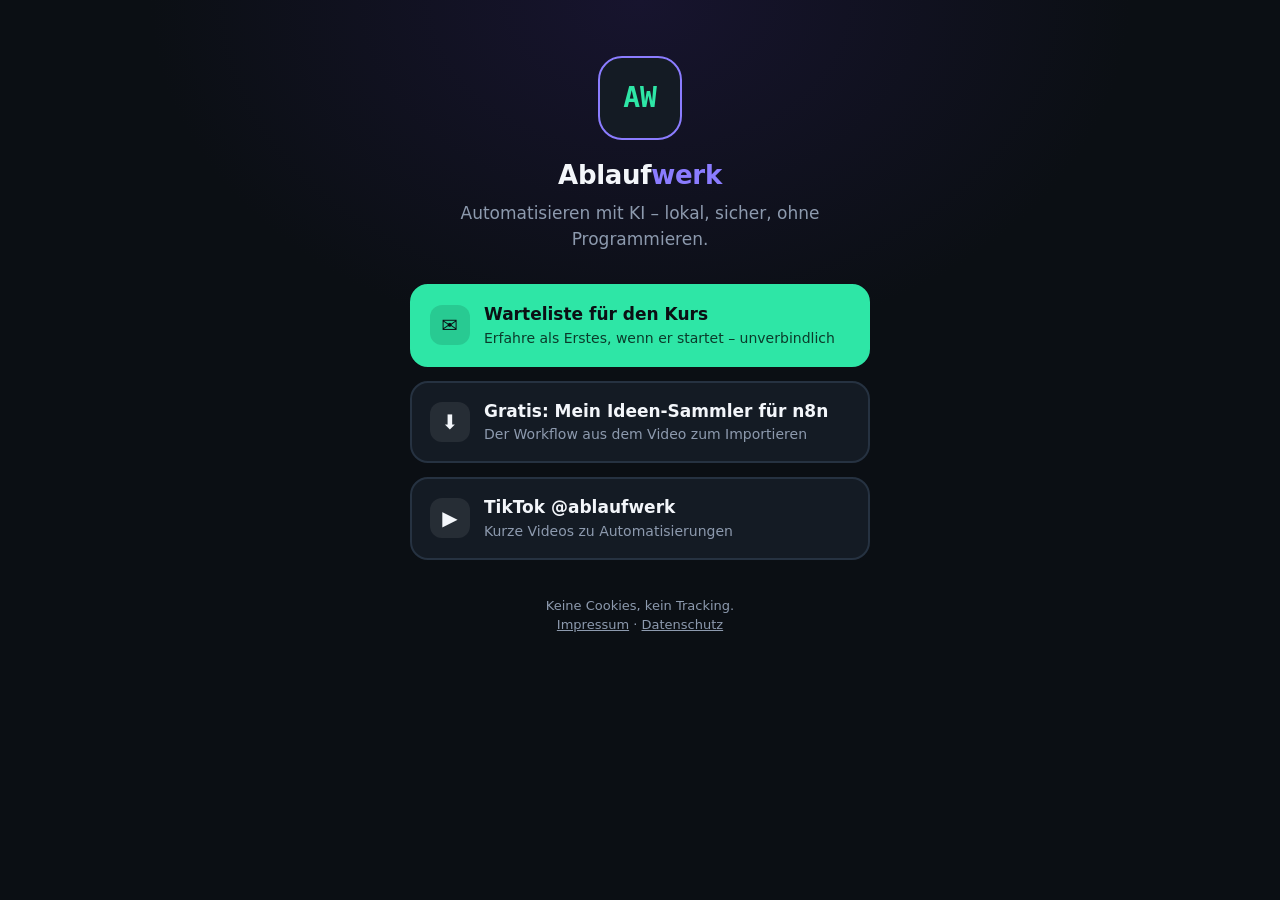
<file: index.html>
<!doctype html>
<html lang="de">
<head>
  <meta charset="UTF-8" />
  <meta name="viewport" content="width=device-width, initial-scale=1" />
  <title>Ablaufwerk · Automatisieren mit KI</title>
  <meta name="description" content="Lokale Automatisierungen mit n8n und KI – ohne Programmieren, ohne Cloud. Warteliste für den Kurs und gratis Vorlagen." />
  <link rel="stylesheet" href="assets/basis.css" />
</head>
<body>
  <main>
    <div class="kopf">
      <div class="zeichen">AW</div>
      <h1>Ablauf<span>werk</span></h1>
      <p>Automatisieren mit KI – lokal, sicher, ohne Programmieren.</p>
    </div>

    <!-- LINKS: Reihenfolge = Wichtigkeit. Leeres href → Link wird ausgeblendet. -->
    <a class="link haupt" href="mailto:zinsklarmedia@gmail.com?subject=Warteliste%20Ablaufwerk&body=Hi%2C%20ich%20will%20auf%20die%20Warteliste.%20Am%20liebsten%20automatisieren%20w%C3%BCrde%20ich%3A%20">
      <span class="ico">✉</span><span class="txt"><b>Warteliste für den Kurs</b><small>Erfahre als Erstes, wenn er startet – unverbindlich</small></span>
    </a>
    <a class="link" href="downloads/ideen-sammler-n8n.json" download>
      <span class="ico">⬇</span><span class="txt"><b>Gratis: Mein Ideen-Sammler für n8n</b><small>Der Workflow aus dem Video zum Importieren</small></span>
    </a>
    <a class="link" href="https://www.tiktok.com/@ablaufwerk">
      <span class="ico">▶</span><span class="txt"><b>TikTok @ablaufwerk</b><small>Kurze Videos zu Automatisierungen</small></span>
    </a>
    <a class="link" href="">
      <span class="ico">▶</span><span class="txt"><b>YouTube</b><small>Längere Anleitungen</small></span>
    </a>

    <footer>Keine Cookies, kein Tracking.<br /><a href="impressum.html">Impressum</a> · <a href="datenschutz.html">Datenschutz</a></footer>
  </main>
  <script>
    document.querySelectorAll('a.link').forEach(a => { if (!a.getAttribute('href')) a.remove(); });
  </script>
</body>
</html>
</file>
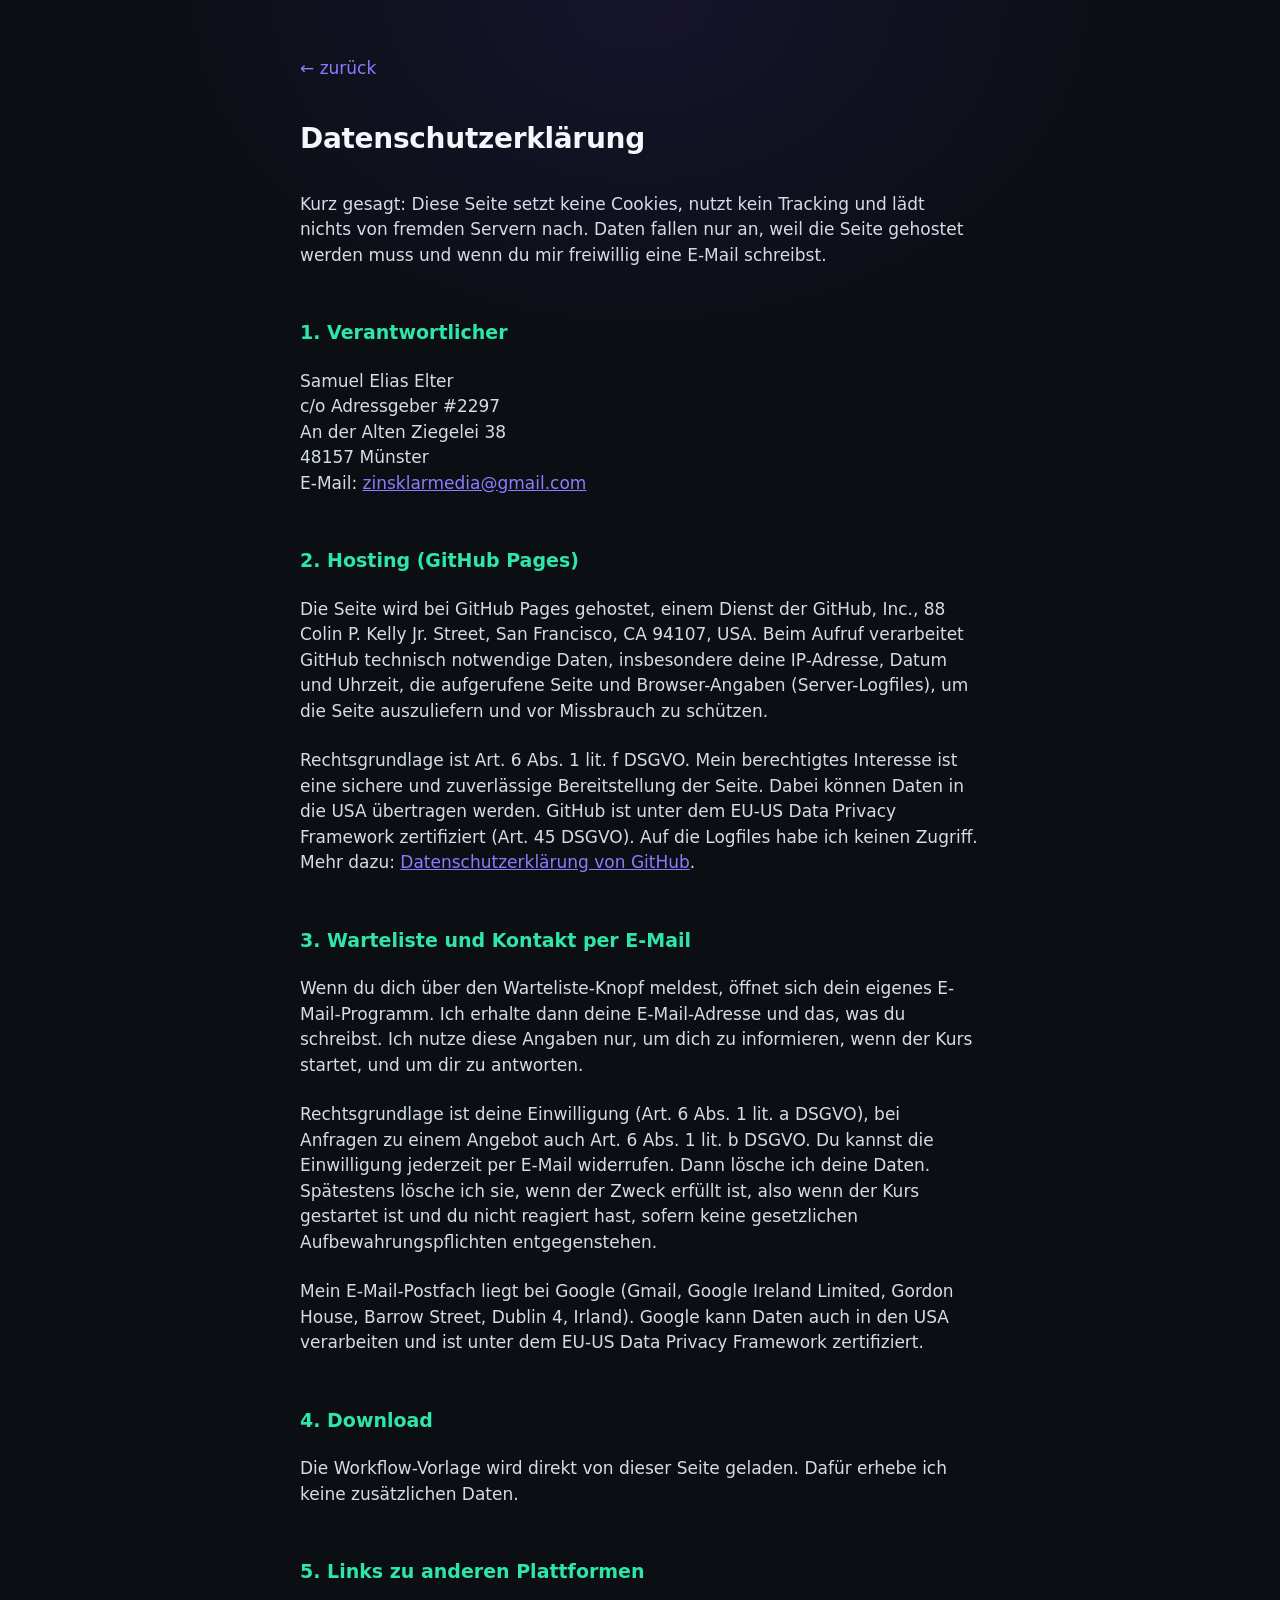
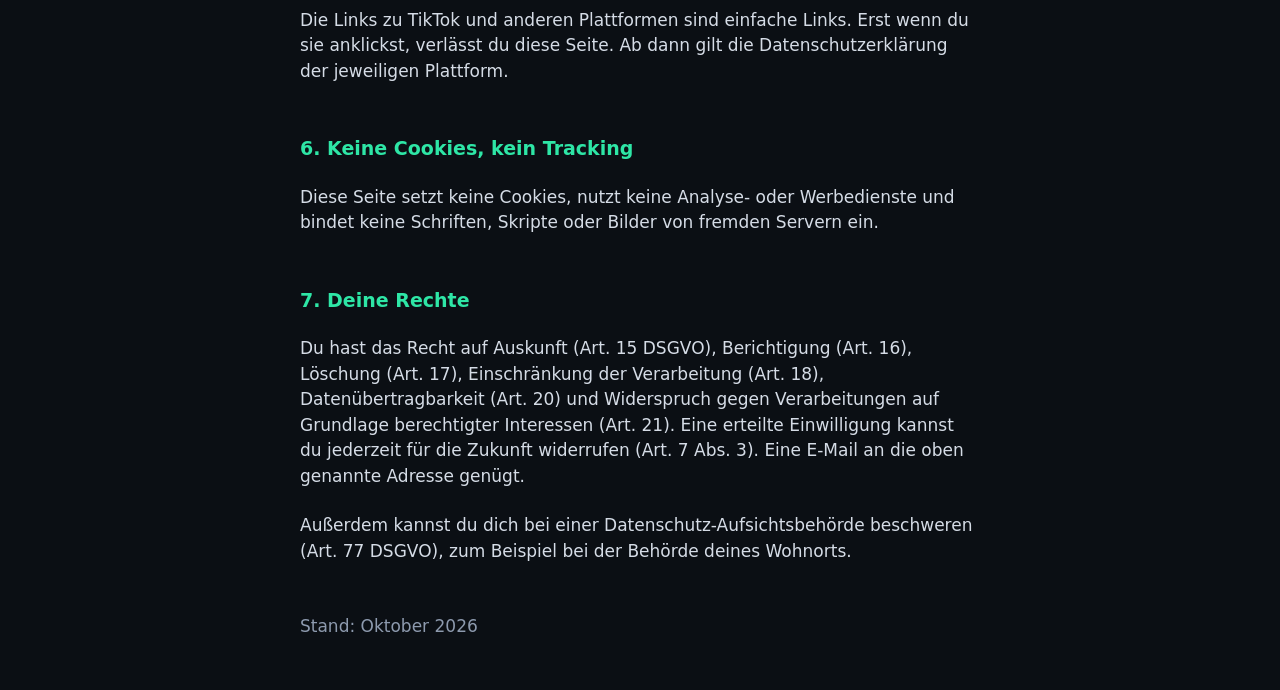
<file: datenschutz.html>
<!doctype html>
<html lang="de">
<head>
  <meta charset="UTF-8" />
  <meta name="viewport" content="width=device-width, initial-scale=1" />
  <title>Datenschutz · Ablaufwerk</title>
  <meta name="robots" content="noindex" />
  <link rel="stylesheet" href="assets/basis.css" />
</head>
<body>
  <main class="text">
    <a class="zurueck" href="index.html">← zurück</a>
    <h1>Datenschutzerklärung</h1>
    <p>Kurz gesagt: Diese Seite setzt keine Cookies, nutzt kein Tracking und lädt nichts von fremden Servern nach. Daten fallen nur an, weil die Seite gehostet werden muss und wenn du mir freiwillig eine E-Mail schreibst.</p>

    <h2>1. Verantwortlicher</h2>
    <p>
      Samuel Elias Elter<br />
      <!--ANSCHRIFT-->c/o Adressgeber #2297<br />An der Alten Ziegelei 38<br />48157 Münster<!--/ANSCHRIFT--><br />
      E-Mail: <a href="mailto:zinsklarmedia@gmail.com">zinsklarmedia@gmail.com</a>
    </p>

    <h2>2. Hosting (GitHub Pages)</h2>
    <p>Die Seite wird bei GitHub Pages gehostet, einem Dienst der GitHub, Inc., 88 Colin P. Kelly Jr. Street, San Francisco, CA 94107, USA. Beim Aufruf verarbeitet GitHub technisch notwendige Daten, insbesondere deine IP-Adresse, Datum und Uhrzeit, die aufgerufene Seite und Browser-Angaben (Server-Logfiles), um die Seite auszuliefern und vor Missbrauch zu schützen.</p>
    <p>Rechtsgrundlage ist Art. 6 Abs. 1 lit. f DSGVO. Mein berechtigtes Interesse ist eine sichere und zuverlässige Bereitstellung der Seite. Dabei können Daten in die USA übertragen werden. GitHub ist unter dem EU-US Data Privacy Framework zertifiziert (Art. 45 DSGVO). Auf die Logfiles habe ich keinen Zugriff. Mehr dazu: <a href="https://docs.github.com/de/site-policy/privacy-policies/github-general-privacy-statement" rel="noopener">Datenschutzerklärung von GitHub</a>.</p>

    <h2>3. Warteliste und Kontakt per E-Mail</h2>
    <p>Wenn du dich über den Warteliste-Knopf meldest, öffnet sich dein eigenes E-Mail-Programm. Ich erhalte dann deine E-Mail-Adresse und das, was du schreibst. Ich nutze diese Angaben nur, um dich zu informieren, wenn der Kurs startet, und um dir zu antworten.</p>
    <p>Rechtsgrundlage ist deine Einwilligung (Art. 6 Abs. 1 lit. a DSGVO), bei Anfragen zu einem Angebot auch Art. 6 Abs. 1 lit. b DSGVO. Du kannst die Einwilligung jederzeit per E-Mail widerrufen. Dann lösche ich deine Daten. Spätestens lösche ich sie, wenn der Zweck erfüllt ist, also wenn der Kurs gestartet ist und du nicht reagiert hast, sofern keine gesetzlichen Aufbewahrungspflichten entgegenstehen.</p>
    <p>Mein E-Mail-Postfach liegt bei Google (Gmail, Google Ireland Limited, Gordon House, Barrow Street, Dublin 4, Irland). Google kann Daten auch in den USA verarbeiten und ist unter dem EU-US Data Privacy Framework zertifiziert.</p>

    <h2>4. Download</h2>
    <p>Die Workflow-Vorlage wird direkt von dieser Seite geladen. Dafür erhebe ich keine zusätzlichen Daten.</p>

    <h2>5. Links zu anderen Plattformen</h2>
    <p>Die Links zu TikTok und anderen Plattformen sind einfache Links. Erst wenn du sie anklickst, verlässt du diese Seite. Ab dann gilt die Datenschutzerklärung der jeweiligen Plattform.</p>

    <h2>6. Keine Cookies, kein Tracking</h2>
    <p>Diese Seite setzt keine Cookies, nutzt keine Analyse- oder Werbedienste und bindet keine Schriften, Skripte oder Bilder von fremden Servern ein.</p>

    <h2>7. Deine Rechte</h2>
    <p>Du hast das Recht auf Auskunft (Art. 15 DSGVO), Berichtigung (Art. 16), Löschung (Art. 17), Einschränkung der Verarbeitung (Art. 18), Datenübertragbarkeit (Art. 20) und Widerspruch gegen Verarbeitungen auf Grundlage berechtigter Interessen (Art. 21). Eine erteilte Einwilligung kannst du jederzeit für die Zukunft widerrufen (Art. 7 Abs. 3). Eine E-Mail an die oben genannte Adresse genügt.</p>
    <p>Außerdem kannst du dich bei einer Datenschutz-Aufsichtsbehörde beschweren (Art. 77 DSGVO), zum Beispiel bei der Behörde deines Wohnorts.</p>

    <p style="margin-top:26px;color:var(--muted)">Stand: Oktober 2026</p>
  </main>
</body>
</html>
</file>
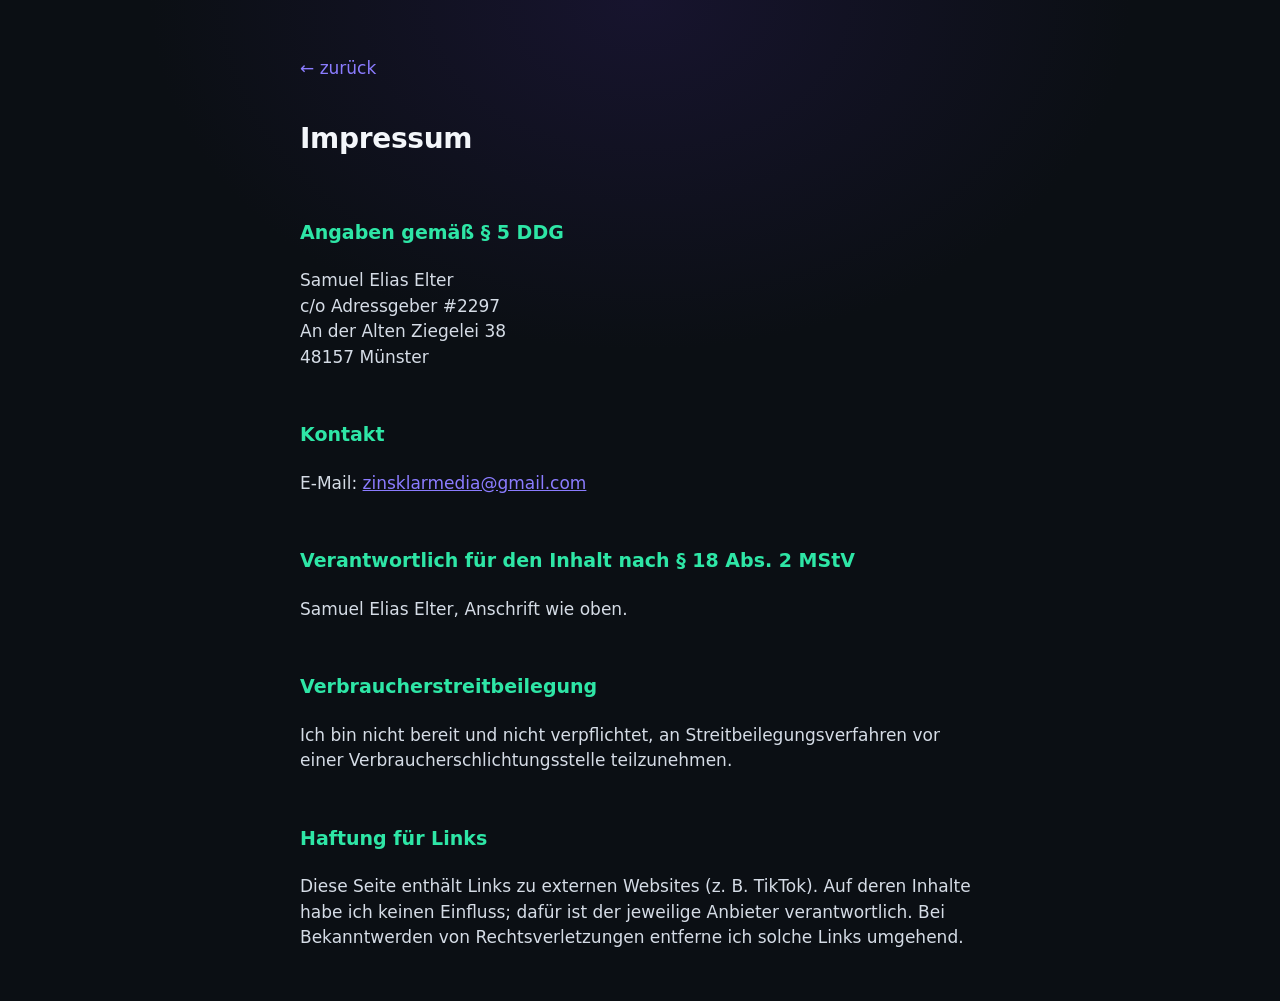
<file: impressum.html>
<!doctype html>
<html lang="de">
<head>
  <meta charset="UTF-8" />
  <meta name="viewport" content="width=device-width, initial-scale=1" />
  <title>Impressum · Ablaufwerk</title>
  <meta name="robots" content="noindex" />
  <link rel="stylesheet" href="assets/basis.css" />
</head>
<body>
  <main class="text">
    <a class="zurueck" href="index.html">← zurück</a>
    <h1>Impressum</h1>

    <h2>Angaben gemäß § 5 DDG</h2>
    <p>
      Samuel Elias Elter<br />
      <!--ANSCHRIFT-->c/o Adressgeber #2297<br />An der Alten Ziegelei 38<br />48157 Münster<!--/ANSCHRIFT-->
    </p>

    <h2>Kontakt</h2>
    <p>E-Mail: <a href="mailto:zinsklarmedia@gmail.com">zinsklarmedia@gmail.com</a></p>

    <h2>Verantwortlich für den Inhalt nach § 18 Abs. 2 MStV</h2>
    <p>Samuel Elias Elter, Anschrift wie oben.</p>

    <h2>Verbraucherstreitbeilegung</h2>
    <p>Ich bin nicht bereit und nicht verpflichtet, an Streitbeilegungsverfahren vor einer Verbraucherschlichtungsstelle teilzunehmen.</p>

    <h2>Haftung für Links</h2>
    <p>Diese Seite enthält Links zu externen Websites (z. B. TikTok). Auf deren Inhalte habe ich keinen Einfluss; dafür ist der jeweilige Anbieter verantwortlich. Bei Bekanntwerden von Rechtsverletzungen entferne ich solche Links umgehend.</p>
  </main>
</body>
</html>
</file>
<file: assets/basis.css>
:root {
      --bg: #0B0F14; --panel: #141B24; --line: #263241; --ink: #F3F6FA; --muted: #8D9AAE;
      --accent: #8B7CFF; --mint: #2EE6A6;
    }
    * { margin: 0; padding: 0; box-sizing: border-box; }
    body {
      min-height: 100vh; color: var(--ink); background: radial-gradient(700px 500px at 50% 0%, #17142E 0%, var(--bg) 70%) var(--bg);
      font: 17px/1.5 system-ui, -apple-system, "Segoe UI", sans-serif;
      display: flex; justify-content: center; padding: 56px 16px 40px;
    }
    main { width: 100%; max-width: 460px; display: flex; flex-direction: column; gap: 14px; }
    .kopf { text-align: center; margin-bottom: 18px; }
    .zeichen {
      width: 84px; height: 84px; margin: 0 auto 16px; border-radius: 24px; display: grid; place-items: center;
      background: var(--panel); border: 2px solid var(--accent); font: 700 28px/1 ui-monospace, monospace; color: var(--mint);
    }
    h1 { font-size: 26px; letter-spacing: -0.3px; }
    h1 span { color: var(--accent); }
    .kopf p { color: var(--muted); margin-top: 6px; }
    a.link {
      display: flex; align-items: center; gap: 14px; text-decoration: none; color: var(--ink);
      background: var(--panel); border: 2px solid var(--line); border-radius: 18px; padding: 16px 18px;
      transition: border-color .15s, transform .15s;
    }
    a.link:hover, a.link:focus-visible { border-color: var(--accent); transform: translateY(-1px); outline: none; }
    a.link.haupt { background: var(--mint); color: var(--bg); border-color: var(--mint); }
    a.link.haupt small { color: #0B3B2B; }
    .ico { flex: none; width: 40px; height: 40px; border-radius: 12px; display: grid; place-items: center; background: rgba(255,255,255,.08); font-size: 20px; }
    a.link.haupt .ico { background: rgba(0,0,0,.12); }
    .txt { display: flex; flex-direction: column; }
    .txt b { font-size: 17px; }
    .txt small { font-size: 14px; color: var(--muted); }
    footer { text-align: center; color: var(--muted); font-size: 13px; margin-top: 22px; }
/* Rechtstexte */
.text { width: 100%; max-width: 680px; }
.text h1 { font-size: 28px; margin-bottom: 18px; }
.text h2 { font-size: 19px; margin: 26px 0 8px; color: var(--mint); }
.text p, .text li { color: #D5DCE6; margin-bottom: 10px; }
.text ul { padding-left: 20px; }
.text a { color: var(--accent); }
.zurueck { display: inline-block; margin-bottom: 22px; color: var(--muted); text-decoration: none; }
.zurueck:hover { color: var(--ink); }
footer a { color: var(--muted); }
.fehlt { background: #FF6B6B; color: #000; padding: 0 6px; border-radius: 4px; font-weight: 700; }
</file>
